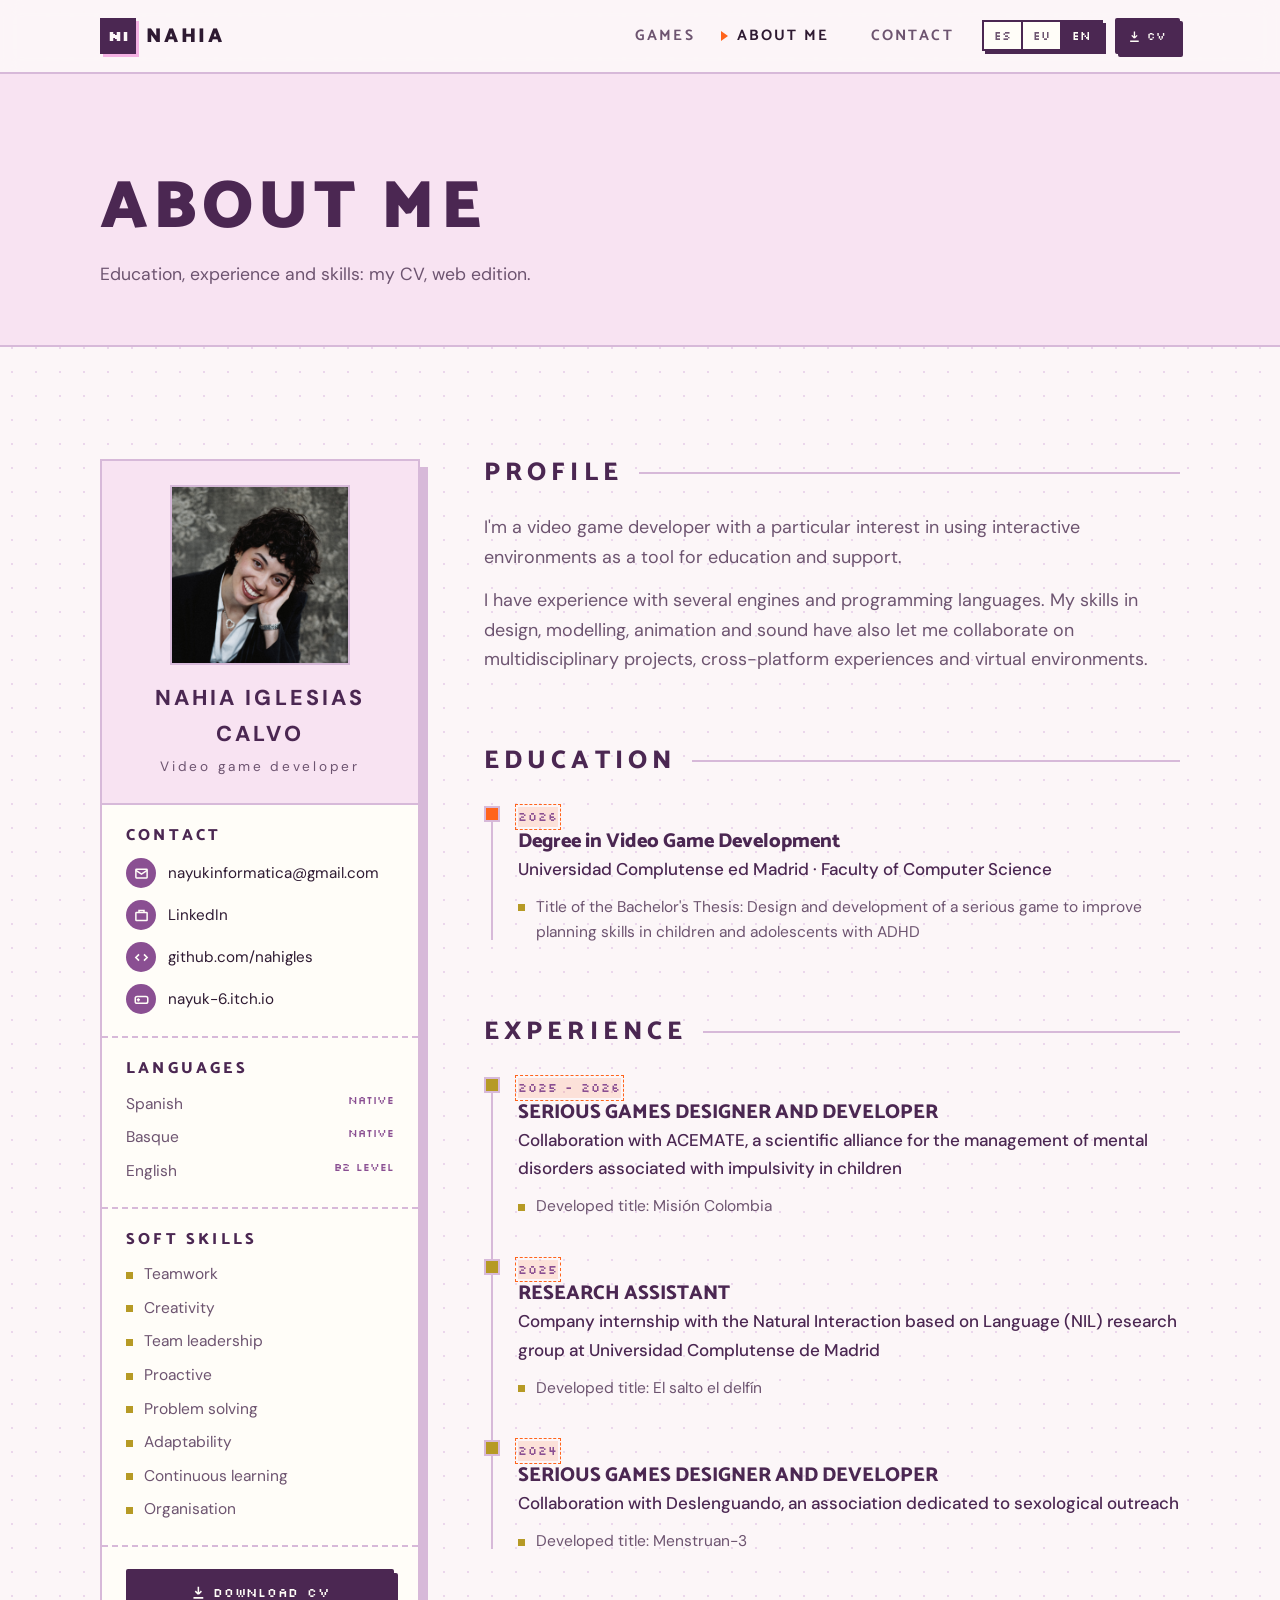
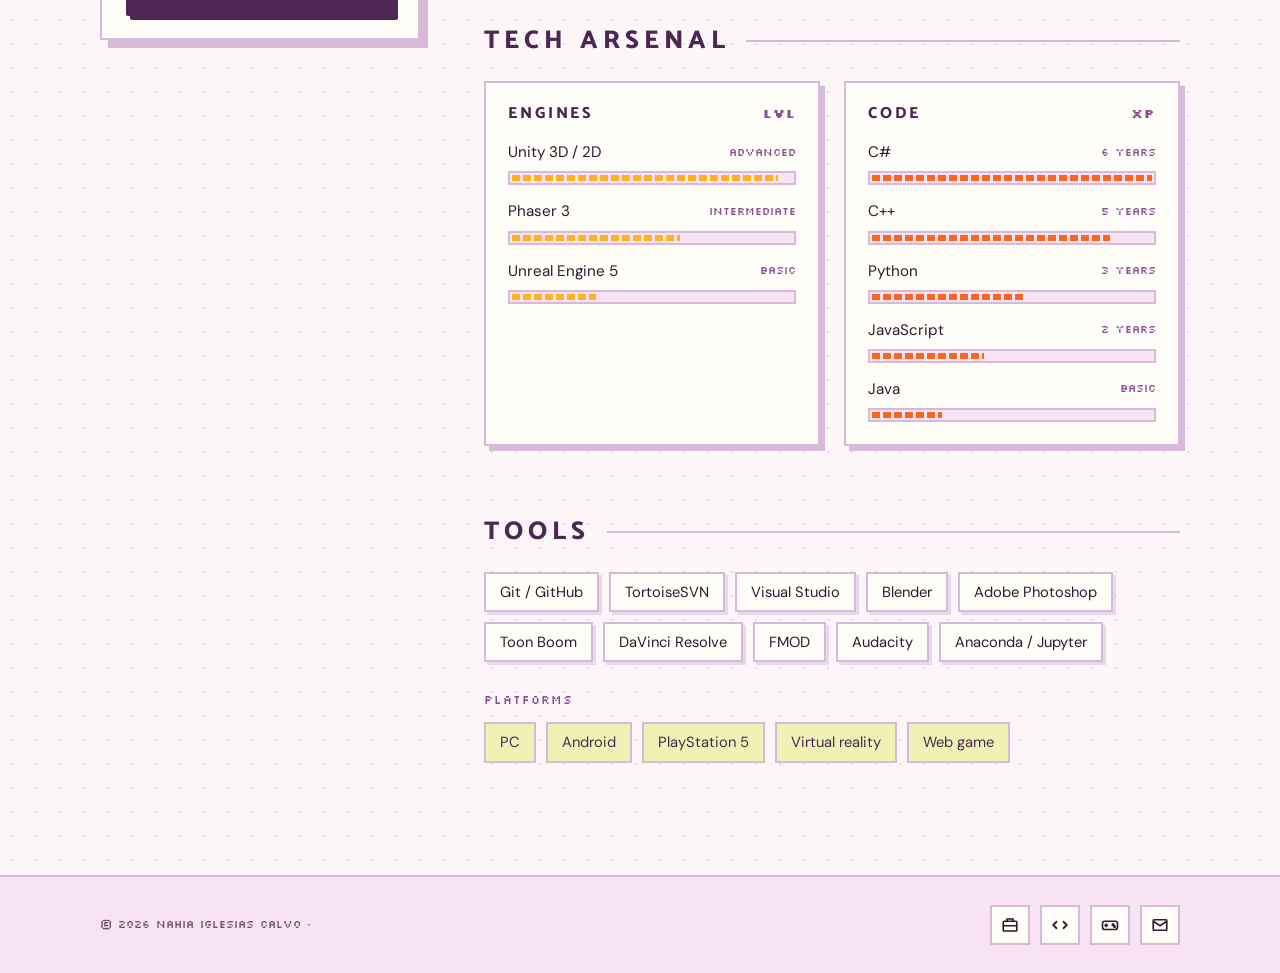
<file: about.html>
<!DOCTYPE html>
<html lang="es">
<head>
  <meta charset="UTF-8">
  <meta name="viewport" content="width=device-width, initial-scale=1.0">
  <title>Sobre mí | Nahia Iglesias Calvo</title>
  <meta name="description" content="CV de Nahia Iglesias Calvo, desarrolladora de videojuegos: formación, experiencia y habilidades.">
  <link rel="stylesheet" href="css/styles.css">
</head>
<body data-page="about">
  <a class="skip-link" href="#main" data-i18n="skip">Saltar al contenido</a>

  <!-- ===== CABECERA ===== -->
  <header class="site-header">
    <div class="container nav">
      <a href="index.html" class="logo" aria-label="Inicio">
        <span class="logo__mark">NI</span>
        <span>Nahia</span>
      </a>
      <button class="nav__toggle" aria-expanded="false" aria-controls="menu" data-i18n-attr="aria-label:nav.menu" aria-label="Abrir menú"><span></span></button>
      <div class="nav__menu" id="menu">
        <nav class="nav__links" aria-label="Principal">
          <a href="index.html" data-i18n="nav.games">Juegos</a>
          <a href="about.html" aria-current="page" data-i18n="nav.about">Sobre mí</a>
          <a href="contact.html" data-i18n="nav.contact">Contacto</a>
        </nav>
        <div class="nav__actions">
          <div class="lang-switch" role="group" aria-label="Idioma / Hizkuntza / Language">
            <button type="button" data-lang="es" aria-pressed="true" title="Castellano">ES</button>
            <button type="button" data-lang="eu" aria-pressed="false" title="Euskara">EU</button>
            <button type="button" data-lang="en" aria-pressed="false" title="English">EN</button>
          </div>
          <a class="btn btn--primary btn--sm" href="cv/Nahia_Iglesias_CV.pdf" data-cv download type="application/pdf">
            <svg viewBox="0 0 24 24" fill="none" stroke="currentColor" stroke-width="2.5" aria-hidden="true"><path d="M12 3v12m0 0l-5-5m5 5l5-5M4 21h16"/></svg>
            <span data-i18n="btn.cv">CV</span>
          </a>
        </div>
      </div>
    </div>
  </header>

  <main id="main">
    <section class="page-hero">
      <div class="container">
        <h1 data-i18n="about.title">Sobre mí</h1>
        <p data-i18n="about.intro">Formación, experiencia y habilidades: mi CV en versión web.</p>
      </div>
    </section>

    <section class="section">
      <div class="container cv">

        <!-- ===== COLUMNA LATERAL (como en el CV) ===== -->
        <aside class="cv__aside reveal">
          <div class="cv__aside-head">
            <div class="player-card__photo">
              <img src="images/nahia.jpg" alt="Nahia Iglesias Calvo" onerror="this.remove()">
              <span class="player-card__initials" aria-hidden="true">NI</span>
            </div>
            <p class="player-card__name">Nahia Iglesias Calvo</p>
            <p class="player-card__class" data-i18n="hero.role">Desarrolladora de videojuegos</p>
          </div>

          <div class="cv__block">
            <h2 data-i18n="about.contact">Contacto</h2>
            <ul class="contact-list">
              <li>
                <span class="icon-circle"><svg viewBox="0 0 24 24" fill="none" stroke="currentColor" stroke-width="2.4"><rect x="3" y="5" width="18" height="14" rx="1"/><path d="M3 7l9 6 9-6"/></svg></span>
                <a href="mailto:nayukinformatica@gmail.com">nayukinformatica@gmail.com</a>
              </li>
              <li>
                <span class="icon-circle"><svg viewBox="0 0 24 24" fill="none" stroke="currentColor" stroke-width="2.4"><rect x="3" y="7" width="18" height="13" rx="1"/><path d="M8 7V4h8v3"/></svg></span>
                <a href="https://www.linkedin.com/in/nahia-iglesias-calvo-a721733b9/" target="_blank" rel="noopener">LinkedIn</a>
              </li>
              <li>
                <span class="icon-circle"><svg viewBox="0 0 24 24" fill="none" stroke="currentColor" stroke-width="2.6"><path d="M8 7l-5 5 5 5M16 7l5 5-5 5"/></svg></span>
                <a href="https://github.com/nahigles" target="_blank" rel="noopener">github.com/nahigles</a>
              </li>
              <li>
                <span class="icon-circle"><svg viewBox="0 0 24 24" fill="none" stroke="currentColor" stroke-width="2.4"><rect x="2" y="7" width="20" height="11" rx="3"/><path d="M7 10v5M4.5 12.5h5"/></svg></span>
                <a href="https://nayuk-6.itch.io" target="_blank" rel="noopener">nayuk-6.itch.io</a>
              </li>
            </ul>
          </div>

          <div class="cv__block">
            <h2 data-i18n="about.languages">Idiomas</h2>
            <!-- TODO: revisa los niveles -->
            <ul class="bullet-list lang-list">
              <li><span data-i18n="lang.es">Castellano</span> <span class="level" data-i18n="lvl.native">Nativo</span></li>
              <li><span data-i18n="lang.eu">Euskara</span> <span class="level" data-i18n="lvl.native">Nativo</span></li>
              <li><span data-i18n="lang.en">Inglés</span> <span class="level" data-i18n="lvl.B2">Nivel B2</span></li>
            </ul>
          </div>

          <div class="cv__block">
            <h2 data-i18n="about.soft">Habilidades</h2>
            <ul class="bullet-list">
              <li data-i18n="soft.team">Trabajo en equipo</li>
              <li data-i18n="soft.creative">Creatividad</li>
              <li data-i18n="soft.lead">Liderazgo de equipo</li>
              <li data-i18n="soft.proactive">Proactividad</li>
              <li data-i18n="soft.problem">Resolución de problemas</li>
              <li data-i18n="soft.adapt">Adaptabilidad</li>
              <li data-i18n="soft.learn">Aprendizaje continuo</li>
              <li data-i18n="soft.org">Organización</li>
            </ul>
          </div>

          <div class="cv__block">
            <a class="btn btn--primary" style="width:100%" href="cv/Nahia_Iglesias_CV.pdf" data-cv download type="application/pdf">
              <svg viewBox="0 0 24 24" fill="none" stroke="currentColor" stroke-width="2.5" aria-hidden="true"><path d="M12 3v12m0 0l-5-5m5 5l5-5M4 21h16"/></svg>
              <span data-i18n="btn.downloadCv">Descargar CV</span>
            </a>
          </div>
        </aside>

        <!-- ===== COLUMNA PRINCIPAL ===== -->
        <div class="cv__main">

          <section class="cv__section reveal">
            <h2 class="section-title" data-i18n="about.profile">Perfil</h2>
            <p class="cv__lead" data-i18n="about.p1">Desarrolladora de videojuegos enfocada en el uso de estos entornos interactivos como herramienta educativa y de apoyo. 
</p>
            <p class="cv__lead" data-i18n="about.p2">Tengo experiencia en tecnologías para el desarrollo de videojuegos y en diversos lenguajes de programación. Además, mis competencias en diseño, modelado, animación y sonido me han permitido colaborar en proyectos multidisciplinares, experiencias multiplataformas y entornos virtuales.</p>
          </section>

          <section class="cv__section reveal">
            <h2 class="section-title" data-i18n="about.education">Formación</h2>
            <div class="timeline">
              <!-- TODO: revisa centro y fechas -->
              <article class="timeline__item is-current">
                <span class="timeline__date pixel-label todo">2026</span>
                <h3 class="timeline__title" data-i18n="edu.degree">Grado en Desarrollo de Videojuegos</h3>
                <p class="timeline__place" data-i18n="edu.uni">Universidad Complutense de Madrid · Facultad de Informática</p>
                <ul class="bullet-list">
                  <li data-i18n="edu.tfg">Título del Trabajo de Fin de Grado: Diseño y desarrollo de juego serio para mejorar la capacidad de planificación en niños y adolescentes con TDAH</li>
                </ul>
              </article>
            </div>
          </section>

          <section class="cv__section reveal">
            <h2 class="section-title" data-i18n="about.experience">Experiencia</h2>
            <div class="timeline">
              <!-- TODO: sustituye por tu experiencia real (prácticas, proyectos de equipo, voluntariado...).
                   Copia este bloque <article> tantas veces como necesites. -->
              <article class="timeline__item">
                <span class="timeline__date pixel-label todo">2025 - 2026</span>
                <h3 class="timeline__title" data-i18n="exp.teamTitle">DISEÑADORA Y DESARROLLADORA DE JUEGOS SERIOS</h3>
                <p class="timeline__place" data-i18n="exp.teamPlace">Colaboración con ACEMATE, alianza científica para el manejo de trastornos mentales asociados a la impulsividad en niños</p>
                <ul class="bullet-list">
                  <li data-i18n="exp.team1">Título desarrollado: Misión Colombia</li>
                </ul>
              </article>
              <article class="timeline__item">
                <span class="timeline__date pixel-label todo">2025</span>
                <h3 class="timeline__title" data-i18n="exp.teamTitle1">AYUDANTE DE INVESTIGACIÓN</h3>
                <p class="timeline__place" data-i18n="exp.teamPlace1">Prácticas en empresa con el grupo de investigación Natural Interaction based on Language (NIL) de la Universidad Complutense de Madrid</p>
                <ul class="bullet-list">
                  <li data-i18n="exp.team2">Título desarrollado: El salto del delfín</li>
                </ul>
              </article>
              <article class="timeline__item">
                <span class="timeline__date pixel-label todo">2024</span>
                <h3 class="timeline__title" data-i18n="exp.teamTitle">DISEÑADORA Y DESARROLLADORA DE JUEGOS SERIOS</h3>
                <p class="timeline__place" data-i18n="exp.teamPlace2">Colaboración con Deslenguando, asociación dedicada a la divulgación sexológica</p>
                <ul class="bullet-list">
                  <li data-i18n="exp.team3">Título desarrollado: Menstruan-3</li>
                </ul>
              </article>
            </div>
          </section>

          <section class="cv__section reveal">
            <h2 class="section-title" data-i18n="about.tech">Arsenal técnico</h2>
            <div class="skills-grid">
              <div class="skill-panel">
                <h3><span data-i18n="skills.engines">Motores</span> <span class="pixel-label">LVL</span></h3>
                <div class="xp-list">
                  <div><div class="xp__row"><span>Unity 3D / 2D</span><span data-i18n="lvl.adv">Avanzado</span></div><div class="xp__bar"><div class="xp__fill" style="--lvl:95%"></div></div></div>
                  <div><div class="xp__row"><span>Phaser 3</span><span data-i18n="lvl.mid">Intermedio</span></div><div class="xp__bar"><div class="xp__fill" style="--lvl:60%"></div></div></div>
                  <div><div class="xp__row"><span>Unreal Engine 5</span><span data-i18n="lvl.basic">Básico</span></div><div class="xp__bar"><div class="xp__fill" style="--lvl:30%"></div></div></div>
                </div>
              </div>
              <div class="skill-panel skill-panel--code">
                <h3><span data-i18n="skills.code">Código</span> <span class="pixel-label">XP</span></h3>
                <div class="xp-list">
                  <div><div class="xp__row"><span>C#</span><span data-i18n="yrs.6">6 años</span></div><div class="xp__bar"><div class="xp__fill" style="--lvl:100%"></div></div></div>
                  <div><div class="xp__row"><span>C++</span><span data-i18n="yrs.5">5 años</span></div><div class="xp__bar"><div class="xp__fill" style="--lvl:85%"></div></div></div>
                  <div><div class="xp__row"><span>Python</span><span data-i18n="yrs.3">3 años</span></div><div class="xp__bar"><div class="xp__fill" style="--lvl:55%"></div></div></div>
                  <div><div class="xp__row"><span>JavaScript</span><span data-i18n="yrs.2">2 años</span></div><div class="xp__bar"><div class="xp__fill" style="--lvl:40%"></div></div></div>
                  <div><div class="xp__row"><span>Java</span><span data-i18n="lvl.basic">Básico</span></div><div class="xp__bar"><div class="xp__fill" style="--lvl:25%"></div></div></div>
                </div>
              </div>
            </div>
          </section>

          <section class="cv__section reveal">
            <h2 class="section-title" data-i18n="about.tools">Herramientas</h2>
            <div class="chip-cloud">
              <span class="chip">Git / GitHub</span>
              <span class="chip">TortoiseSVN</span>
              <span class="chip">Visual Studio</span>
              <span class="chip">Blender</span>
              <span class="chip">Adobe Photoshop</span>
              <span class="chip">Toon Boom</span>
              <span class="chip">DaVinci Resolve</span>
              <span class="chip">FMOD</span>
              <span class="chip">Audacity</span>
              <span class="chip">Anaconda / Jupyter</span>
            </div>
            <p class="pixel-label" style="margin:28px 0 12px" data-i18n="about.platforms">Plataformas</p>
            <div class="chip-cloud">
              <span class="chip chip--soft">PC</span>
              <span class="chip chip--soft">Android</span>
              <span class="chip chip--soft">PlayStation 5</span>
              <span class="chip chip--soft" data-i18n="tag.vr">Realidad virtual</span>
              <span class="chip chip--soft" data-i18n="tag.web">Juego web</span>
            </div>
          </section>

        </div>
      </div>
    </section>
  </main>

  <!-- ===== FOOTER ===== -->
  <footer class="site-footer">
    <div class="container footer__inner">
      <p>© <span data-year>2026</span> Nahia Iglesias Calvo · <span></span></p>
      <div class="footer__social">
        <a href="https://www.linkedin.com/in/nahia-iglesias-calvo-a721733b9/" target="_blank" rel="noopener" aria-label="LinkedIn" title="LinkedIn"><svg viewBox="0 0 24 24" fill="none" stroke="currentColor" stroke-width="2.2"><rect x="3" y="7" width="18" height="13" rx="1"/><path d="M8 7V4h8v3M3 13h18"/></svg></a>
        <a href="https://github.com/nahigles" target="_blank" rel="noopener" aria-label="GitHub" title="GitHub"><svg viewBox="0 0 24 24" fill="none" stroke="currentColor" stroke-width="2.4"><path d="M8 7l-5 5 5 5M16 7l5 5-5 5"/></svg></a>
        <a href="https://nayuk-6.itch.io" target="_blank" rel="noopener" aria-label="itch.io" title="itch.io"><svg viewBox="0 0 24 24" fill="none" stroke="currentColor" stroke-width="2.2"><rect x="2" y="7" width="20" height="11" rx="3"/><path d="M7 10v5M4.5 12.5h5"/><circle cx="16" cy="11.5" r="1" fill="currentColor"/><circle cx="18" cy="14" r="1" fill="currentColor"/></svg></a>
        <a href="mailto:nayukinformatica@gmail.com" aria-label="Email" title="Email"><svg viewBox="0 0 24 24" fill="none" stroke="currentColor" stroke-width="2.2"><rect x="3" y="5" width="18" height="14" rx="1"/><path d="M3 7l9 6 9-6"/></svg></a>
      </div>
    </div>
  </footer>

  <script src="js/i18n.js"></script>
  <script src="js/main.js"></script>
</body>
</html>
</file>
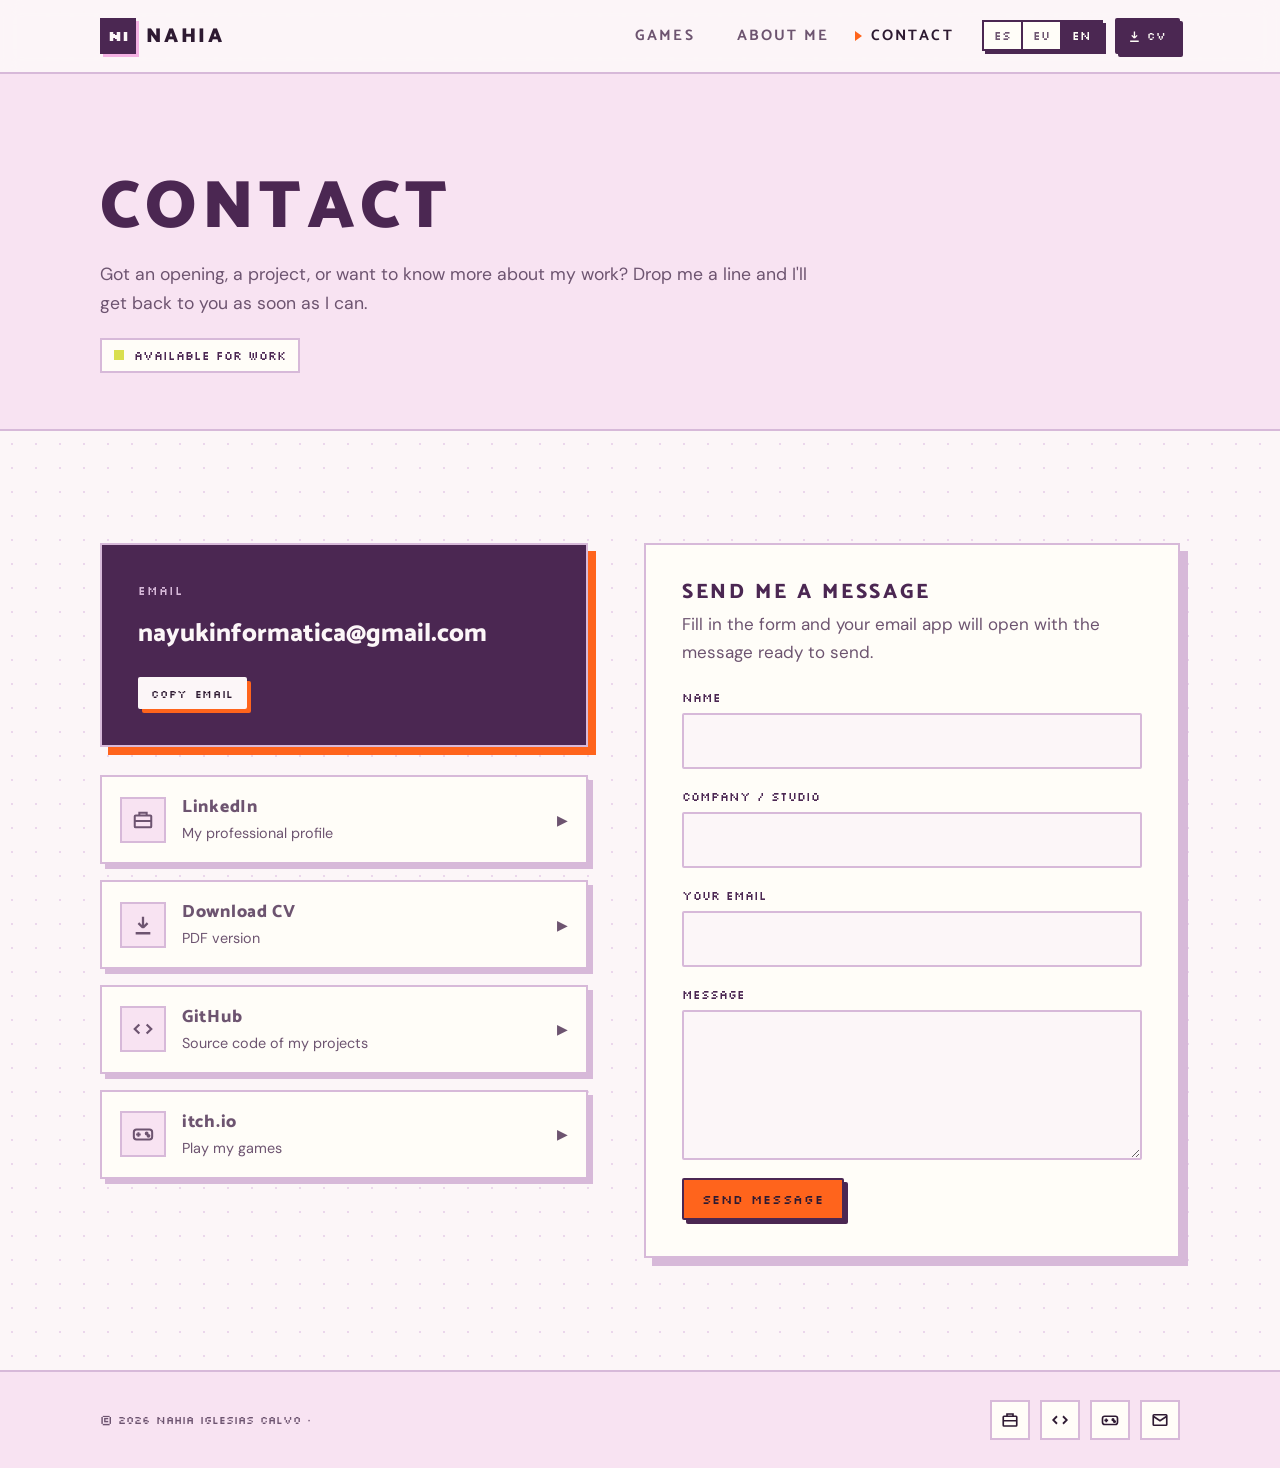
<file: contact.html>
<!DOCTYPE html>
<html lang="es">
<head>
  <meta charset="UTF-8">
  <meta name="viewport" content="width=device-width, initial-scale=1.0">
  <title>Contacto | Nahia Iglesias Calvo</title>
  <meta name="description" content="Contacta con Nahia Iglesias Calvo, desarrolladora de videojuegos.">
  <link rel="stylesheet" href="css/styles.css">
</head>
<body data-page="contact">
  <a class="skip-link" href="#main" data-i18n="skip">Saltar al contenido</a>

  <!-- ===== CABECERA ===== -->
  <header class="site-header">
    <div class="container nav">
      <a href="index.html" class="logo" aria-label="Inicio">
        <span class="logo__mark">NI</span>
        <span>Nahia</span>
      </a>
      <button class="nav__toggle" aria-expanded="false" aria-controls="menu" data-i18n-attr="aria-label:nav.menu" aria-label="Abrir menú"><span></span></button>
      <div class="nav__menu" id="menu">
        <nav class="nav__links" aria-label="Principal">
          <a href="index.html" data-i18n="nav.games">Juegos</a>
          <a href="about.html" data-i18n="nav.about">Sobre mí</a>
          <a href="contact.html" aria-current="page" data-i18n="nav.contact">Contacto</a>
        </nav>
        <div class="nav__actions">
          <div class="lang-switch" role="group" aria-label="Idioma / Hizkuntza / Language">
            <button type="button" data-lang="es" aria-pressed="true" title="Castellano">ES</button>
            <button type="button" data-lang="eu" aria-pressed="false" title="Euskara">EU</button>
            <button type="button" data-lang="en" aria-pressed="false" title="English">EN</button>
          </div>
          <a class="btn btn--primary btn--sm" href="cv/Nahia_Iglesias_CV.pdf" data-cv download type="application/pdf">
            <svg viewBox="0 0 24 24" fill="none" stroke="currentColor" stroke-width="2.5" aria-hidden="true"><path d="M12 3v12m0 0l-5-5m5 5l5-5M4 21h16"/></svg>
            <span data-i18n="btn.cv">CV</span>
          </a>
        </div>
      </div>
    </div>
  </header>

  <main id="main">
    <section class="page-hero">
      <div class="container">
        <h1 data-i18n="contact.title">Contacto</h1>
        <p data-i18n="contact.intro">¿Tienes una vacante, un proyecto o quieres saber más sobre mi trabajo? Escríbeme y te respondo lo antes posible.</p>
        <span class="availability"><i aria-hidden="true"></i><span data-i18n="contact.available">Disponible para trabajar</span></span>
      </div>
    </section>

    <section class="section">
      <div class="container contact-grid">

        <div class="reveal">
          <div class="mail-card">
            <p class="pixel-label" data-i18n="contact.mailLabel">Correo electrónico</p>
            <a class="mail" href="mailto:nayukinformatica@gmail.com">nayukinformatica@gmail.com</a>
            <button class="btn btn--sm" type="button" data-copy="nayukinformatica@gmail.com">
              <span data-i18n="contact.copy">Copiar correo</span>
            </button>
          </div>

          <div class="link-cards">
            <a class="link-card" href="https://www.linkedin.com/in/nahia-iglesias-calvo-a721733b9/" target="_blank" rel="noopener">
              <span class="link-card__icon"><svg viewBox="0 0 24 24" fill="none" stroke="currentColor" stroke-width="2.2"><rect x="3" y="7" width="18" height="13" rx="1"/><path d="M8 7V4h8v3M3 13h18"/></svg></span>
              <span><strong>LinkedIn</strong><span data-i18n="contact.linkedin">Mi perfil profesional</span></span>
              <span class="link-card__arrow" aria-hidden="true">▶</span>
            </a>
            <a class="link-card" href="cv/Nahia_Iglesias_CV.pdf" data-cv download type="application/pdf">
              <span class="link-card__icon"><svg viewBox="0 0 24 24" fill="none" stroke="currentColor" stroke-width="2.5"><path d="M12 3v12m0 0l-5-5m5 5l5-5M4 21h16"/></svg></span>
              <span><strong data-i18n="btn.downloadCv">Descargar CV</strong><span data-i18n="contact.cvPdf">Versión en PDF</span></span>
              <span class="link-card__arrow" aria-hidden="true">▶</span>
            </a>
            <a class="link-card" href="https://github.com/nahigles" target="_blank" rel="noopener">
              <span class="link-card__icon"><svg viewBox="0 0 24 24" fill="none" stroke="currentColor" stroke-width="2.4"><path d="M8 7l-5 5 5 5M16 7l5 5-5 5"/></svg></span>
              <span><strong>GitHub</strong><span data-i18n="contact.github">Código de mis proyectos</span></span>
              <span class="link-card__arrow" aria-hidden="true">▶</span>
            </a>
            <a class="link-card" href="https://nayuk-6.itch.io" target="_blank" rel="noopener">
              <span class="link-card__icon"><svg viewBox="0 0 24 24" fill="none" stroke="currentColor" stroke-width="2.2"><rect x="2" y="7" width="20" height="11" rx="3"/><path d="M7 10v5M4.5 12.5h5"/><circle cx="16" cy="11.5" r="1" fill="currentColor"/><circle cx="18" cy="14" r="1" fill="currentColor"/></svg></span>
              <span><strong>itch.io</strong><span data-i18n="contact.itch">Juega a mis juegos</span></span>
              <span class="link-card__arrow" aria-hidden="true">▶</span>
            </a>
          </div>
        </div>

        <!-- El formulario abre el programa de correo del visitante con el mensaje ya escrito.
             Si más adelante quieres que llegue directamente, puedes usar un servicio como Formspree. -->
        <form class="form-card reveal" id="contact-form" data-mail="nayukinformatica@gmail.com">
          <h2 data-i18n="form.title">Envíame un mensaje</h2>
          <p data-i18n="form.sub">Rellena el formulario y se abrirá tu correo con el mensaje listo para enviar.</p>
          <div class="field">
            <label for="f-name" data-i18n="form.name">Nombre</label>
            <input id="f-name" name="name" type="text" autocomplete="name" required>
          </div>
          <div class="field">
            <label for="f-company" data-i18n="form.company">Empresa / estudio</label>
            <input id="f-company" name="company" type="text" autocomplete="organization">
          </div>
          <div class="field">
            <label for="f-email" data-i18n="form.email">Tu correo</label>
            <input id="f-email" name="email" type="email" autocomplete="email" required>
          </div>
          <div class="field">
            <label for="f-msg" data-i18n="form.message">Mensaje</label>
            <textarea id="f-msg" name="message" required></textarea>
          </div>
          <button class="btn btn--accent" type="submit" data-i18n="form.send">Enviar mensaje</button>
        </form>

      </div>
    </section>
  </main>

  <!-- ===== FOOTER ===== -->
  <footer class="site-footer">
    <div class="container footer__inner">
      <p>© <span data-year>2026</span> Nahia Iglesias Calvo ·</p>
      <div class="footer__social">
        <a href="https://www.linkedin.com/in/nahia-iglesias-calvo-a721733b9/" target="_blank" rel="noopener" aria-label="LinkedIn" title="LinkedIn"><svg viewBox="0 0 24 24" fill="none" stroke="currentColor" stroke-width="2.2"><rect x="3" y="7" width="18" height="13" rx="1"/><path d="M8 7V4h8v3M3 13h18"/></svg></a>
        <a href="https://github.com/nahigles" target="_blank" rel="noopener" aria-label="GitHub" title="GitHub"><svg viewBox="0 0 24 24" fill="none" stroke="currentColor" stroke-width="2.4"><path d="M8 7l-5 5 5 5M16 7l5 5-5 5"/></svg></a>
        <a href="https://nayuk-6.itch.io" target="_blank" rel="noopener" aria-label="itch.io" title="itch.io"><svg viewBox="0 0 24 24" fill="none" stroke="currentColor" stroke-width="2.2"><rect x="2" y="7" width="20" height="11" rx="3"/><path d="M7 10v5M4.5 12.5h5"/><circle cx="16" cy="11.5" r="1" fill="currentColor"/><circle cx="18" cy="14" r="1" fill="currentColor"/></svg></a>
        <a href="mailto:nayukinformatica@gmail.com" aria-label="Email" title="Email"><svg viewBox="0 0 24 24" fill="none" stroke="currentColor" stroke-width="2.2"><rect x="3" y="5" width="18" height="14" rx="1"/><path d="M3 7l9 6 9-6"/></svg></a>
      </div>
    </div>
  </footer>

  <script src="js/i18n.js"></script>
  <script src="js/main.js"></script>
</body>
</html>
</file>
<file: css/styles.css>
/* =========================================================
   NAHIA IGLESIAS CALVO — PORTFOLIO
   Estilo: paleta y tipografías del CV (beige / topo,
   Catamaran + DM Sans) con detalles de videojuego
   (bordes pixelados, barras de XP, HUD, fuente pixel).
   ========================================================= */

@import url('https://fonts.googleapis.com/css2?family=Catamaran:wght@500;700;800;900&family=DM+Sans:ital,opsz,wght@0,9..40,400;0,9..40,500;0,9..40,700;1,9..40,400&family=Silkscreen&display=swap');

/* ---------- 1. Variables ---------- */
/* Paleta "Arcade pop" (activa). Basada en: Plum Point #D7B9D9, Komolion #D9DF4F,
   Extreme Yellow #FFB323, Pink Quartz #F4B1E3, Burning Orange #FF641C, Sahara #B69A25.
   El ciruela oscuro de textos y contornos se deriva de Plum Point para que se lea bien. */
:root {
  --cream:      #FCF6F8;   /* fondo principal */
  --paper:      #FFFDF8;   /* fondo de tarjetas */
  --ink:        #2E1A32;   /* texto principal */
  --cocoa:      #4B2752;   /* títulos, botones, contornos, franja oscura */
  --muted:      #6D5470;   /* texto secundario */
  --line:       #D7B9D9;   /* bordes y sombras de tarjetas (Plum Point) */
  --sand:       #F8E3F2;   /* fondo de secciones (tinte de Pink Quartz) */
  --sand-2:     #EBD7EC;   /* rejilla de puntos y rayas de relleno */
  --tag:        #EFF2B4;   /* fondo de etiquetas (tinte de Komolion) */

  --label:      #8A4F92;   /* texto de etiquetas pixel y niveles */
  --mark:       #B69A25;   /* marcadores y viñetas (Sahara) */
  --pop:        #F4B1E3;   /* sombras de hover y logo (Pink Quartz) */
  --name-2:     #FF641C;   /* apellidos del hero (Burning Orange) */
  --xp:         #FFB323;   /* barras de motores (Extreme Yellow) */
  --xp-2:       #FF641C;   /* barras de código (Burning Orange) */
  --accent:     #FF641C;   /* insignias, cursor, esquinas HUD (Burning Orange) */
  --on-accent:  #2E1A32;   /* texto sobre el acento */
  --accent-2:   #D9DF4F;   /* estado "disponible" (Komolion) */

/* Tipografía */
  --font-display: 'Catamaran', system-ui, sans-serif;
  --font-body:    'DM Sans', system-ui, sans-serif;
  --font-pixel:   'Silkscreen', ui-monospace, monospace;

  /* Medidas */
  --max:   1160px;
  --gutter: clamp(16px, 4vw, 40px);
  --px:    4px;              /* tamaño del "píxel" */
  --radius: 2px;

  --shadow-px: var(--px) var(--px) 0 var(--cocoa);
}

/* Paleta anterior "Cozy" (beige / topo). Para recuperarla, añade
   data-palette="cozy" a la etiqueta <html> de cada página. */
html[data-palette="cozy"] {
  --cream: #F8F1E9;  --paper: #FFF9F1;  --ink: #49372F;   --cocoa: #68433E;
  --muted: #80685D;  --line: #D8C3B5;   --sand: #F0E5E7;  --sand-2: #E6D5CF;
  --tag: #EEE0E9;    --label: #A2867B;  --mark: #A2867B;  --pop: #D8C3B5;
  --name-2: #A2867B; --xp: #A2867B;     --xp-2: #A4645B;  --accent: #A4645B;
  --on-accent: #FFF9F1; --accent-2: #7E9C8A;
}

/* ---------- 2. Base ---------- */
*, *::before, *::after { box-sizing: border-box; }

html { scroll-behavior: smooth; }

body {
  margin: 0;
  font-family: var(--font-body);
  font-size: 1.0625rem;
  line-height: 1.65;
  color: var(--ink);
  background-color: var(--cream);
  /* rejilla de puntos tipo "tile map" */
  background-image: radial-gradient(var(--sand-2) 1px, transparent 1px);
  background-size: 24px 24px;
  -webkit-font-smoothing: antialiased;
}

img { max-width: 100%; display: block; }
a { color: inherit; text-decoration: none; }
ul { margin: 0; padding: 0; list-style: none; }
h1, h2, h3, h4 { font-family: var(--font-display); margin: 0; line-height: 1.1; color: var(--cocoa); }
p { margin: 0; }

::selection { background: var(--accent); color: var(--on-accent); }

:focus-visible {
  outline: 3px dashed var(--accent);
  outline-offset: 3px;
}

.container {
  width: 100%;
  max-width: var(--max);
  margin-inline: auto;
  padding-inline: var(--gutter);
}

.skip-link {
  position: absolute; left: -999px; top: 8px;
  background: var(--cocoa); color: var(--paper);
  padding: 8px 14px; z-index: 100;
}
.skip-link:focus { left: 8px; }

/* Etiqueta pixel reutilizable */
.pixel-label {
  font-family: var(--font-pixel);
  font-size: .75rem;
  letter-spacing: .08em;
  text-transform: uppercase;
  color: var(--label);
}

/* Marca los datos que faltan por rellenar. Borra la clase "todo" cuando los completes */
.todo {
  background: color-mix(in srgb, var(--accent) 14%, transparent);
  outline: 1px dashed var(--accent);
  outline-offset: 2px;
}

/* ---------- 3. Botones (estilo pixel) ---------- */
.btn {
  --btn-bg: var(--paper);
  --btn-fg: var(--ink);
  display: inline-flex;
  align-items: center;
  justify-content: center;
  gap: .6em;
  padding: .85em 1.4em;
  font-family: var(--font-pixel);
  font-size: .8rem;
  letter-spacing: .06em;
  text-transform: uppercase;
  color: var(--btn-fg);
  background: var(--btn-bg);
  border: 2px solid var(--cocoa);
  border-radius: var(--radius);
  box-shadow: var(--shadow-px);
  cursor: pointer;
  transition: transform .12s steps(2), box-shadow .12s steps(2), background-color .2s;
  white-space: nowrap;
}
.btn:hover { transform: translate(-2px, -2px); box-shadow: 6px 6px 0 var(--cocoa); }
.btn:active { transform: translate(var(--px), var(--px)); box-shadow: 0 0 0 var(--cocoa); }
.btn svg { width: 1.15em; height: 1.15em; flex: none; }

.btn--primary { --btn-bg: var(--cocoa); --btn-fg: var(--paper); }
.btn--primary:hover { --btn-bg: var(--ink); }
.btn--accent  { --btn-bg: var(--accent); --btn-fg: var(--on-accent); }
.btn--ghost   { --btn-bg: transparent; }
.btn--sm { padding: .6em 1em; font-size: .7rem; box-shadow: 3px 3px 0 var(--cocoa); }
.btn--sm:hover { box-shadow: 4px 4px 0 var(--cocoa); }

/* ---------- 4. Cabecera / navegación ---------- */
.site-header {
  position: sticky; top: env(safe-area-inset-top, 0px); z-index: 50;
  background: color-mix(in srgb, var(--cream) 90%, transparent);
  backdrop-filter: blur(10px);
  -webkit-backdrop-filter: blur(10px);
  border-bottom: 2px solid var(--line);
}
.nav {
  display: flex;
  align-items: center;
  justify-content: space-between;
  gap: 20px;
  min-height: 72px;
}
.logo {
  display: inline-flex; align-items: center; gap: 10px;
  font-family: var(--font-display);
  font-weight: 900;
  font-size: 1.25rem;
  letter-spacing: .14em;
  text-transform: uppercase;
}
.logo__mark {
  display: grid; place-items: center;
  width: 36px; height: 36px;
  background: var(--cocoa); color: var(--cream);
  font-family: var(--font-pixel);
  font-size: .85rem; letter-spacing: 0;
  box-shadow: 3px 3px 0 var(--pop);
}

.nav__menu { display: flex; align-items: center; gap: 28px; }
.nav__links { display: flex; gap: 26px; }
.nav__links a {
  position: relative;
  font-family: var(--font-display);
  font-weight: 700;
  font-size: .95rem;
  letter-spacing: .14em;
  text-transform: uppercase;
  color: var(--muted);
  padding: 6px 0 6px 16px;
  transition: color .2s;
}
/* cursor de menú de juego "▶" */
.nav__links a::before {
  content: "";
  position: absolute; left: 0; top: 50%;
  border: 5px solid transparent;
  border-left: 7px solid var(--accent);
  transform: translateY(-50%) scale(0);
  transition: transform .15s steps(2);
}
.nav__links a:hover,
.nav__links a[aria-current="page"] { color: var(--ink); }
.nav__links a:hover::before,
.nav__links a[aria-current="page"]::before { transform: translateY(-50%) scale(1); }

.nav__actions { display: flex; align-items: center; gap: 12px; }

/* Selector de idioma */
.lang-switch {
  display: inline-flex;
  border: 2px solid var(--cocoa);
  background: var(--paper);
  box-shadow: 3px 3px 0 var(--cocoa);
}
.lang-switch button {
  font-family: var(--font-pixel);
  font-size: .72rem;
  padding: 6px 10px;
  border: 0;
  background: transparent;
  color: var(--muted);
  cursor: pointer;
}
.lang-switch button + button { border-left: 2px solid var(--cocoa); }
.lang-switch button:hover { color: var(--ink); background: var(--sand); }
.lang-switch button[aria-pressed="true"] { background: var(--cocoa); color: var(--paper); }

.nav__toggle {
  display: none;
  width: 44px; height: 44px;
  border: 2px solid var(--cocoa);
  background: var(--paper);
  box-shadow: 3px 3px 0 var(--cocoa);
  cursor: pointer;
  padding: 0;
}
.nav__toggle span,
.nav__toggle span::before,
.nav__toggle span::after {
  display: block; width: 20px; height: 3px; background: var(--cocoa);
  margin-inline: auto; position: relative; content: "";
}
.nav__toggle span::before { position: absolute; top: -7px; }
.nav__toggle span::after  { position: absolute; top: 7px; }

/* ---------- 5. Hero ---------- */
.hero {
  padding-block: clamp(56px, 10vw, 120px) clamp(48px, 8vw, 96px);
  border-bottom: 2px solid var(--line);
  background:
    linear-gradient(180deg, var(--cream) 0%, var(--sand) 100%);
}
.hero__grid {
  display: grid;
  grid-template-columns: 1.35fr 1fr;
  gap: clamp(32px, 6vw, 80px);
  align-items: center;
}
.hero__eyebrow {
  display: inline-flex; align-items: center; gap: 10px;
  margin-bottom: 22px;
}
.hero__eyebrow .dot {
  width: 10px; height: 10px; background: var(--accent-2);
  animation: blink 1.4s steps(2) infinite;
}
.hero__name {
  font-weight: 900;
  font-size: clamp(2.8rem, 7.5vw, 5.6rem);
  letter-spacing: .04em;
  text-transform: uppercase;
  line-height: .95;
  margin-bottom: 18px;
}
.hero__name span { display: block; color: var(--name-2); }
.hero__role {
  font-family: var(--font-pixel);
  font-size: clamp(1rem, 2.2vw, 1.35rem);
  color: var(--cocoa);
  margin-bottom: 24px;
}
.hero__role::after {
  content: "_";
  color: var(--accent);
  margin-left: 2px;
  animation: blink 1s steps(2) infinite;
}
.hero__desc {
  max-width: 56ch;
  color: var(--muted);
  font-size: 1.125rem;
  margin-bottom: 36px;
}
.hero__cta { display: flex; flex-wrap: wrap; gap: 16px; }

/* Tarjeta de personaje */
.player-card {
  position: relative;
  background: var(--paper);
  border: 2px solid var(--line);
  box-shadow: 10px 10px 0 var(--line);
  padding: 18px;
  max-width: 380px;
  justify-self: center;
  width: 100%;
}
.player-card__top {
  display: flex; justify-content: space-between; align-items: center;
  margin-bottom: 14px;
}
.hp { display: flex; gap: 4px; }
.hp i {
  width: 12px; height: 12px; background: var(--accent);
  clip-path: polygon(0 25%, 25% 0, 50% 25%, 75% 0, 100% 25%, 100% 50%, 50% 100%, 0 50%);
}
.player-card__photo {
  aspect-ratio: 1 / 1;
  background: var(--sand);
  border: 2px solid var(--line);
  display: grid; place-items: center;
  overflow: hidden;
  position: relative;
}
.player-card__photo img { position: absolute; inset: 0; width: 100%; height: 100%; object-fit: cover; z-index: 1; }
.player-card__initials {
  font-family: var(--font-pixel);
  font-size: 4.5rem;
  color: var(--label);
}
.player-card__body { padding-top: 16px; text-align: center; }
.player-card__name {
  font-weight: 800; font-size: 1.35rem;
  letter-spacing: .14em; text-transform: uppercase;
  color: var(--cocoa);
}
.player-card__class { margin-top: 4px; letter-spacing: .2em; font-size: .85rem; color: var(--muted); }
.player-card__stats {
  display: grid; grid-template-columns: repeat(3, 1fr);
  margin-top: 16px; border-top: 2px dashed var(--line); padding-top: 14px;
}
.player-card__stats strong {
  display: block; font-family: var(--font-display); font-weight: 900; font-size: 1.5rem;
}
.player-card__stats span { font-size: .72rem; color: var(--muted); text-transform: uppercase; letter-spacing: .08em; }

/* ---------- 6. Secciones / títulos ---------- */
.section { padding-block: clamp(64px, 9vw, 112px); }
.section--sand { background: var(--sand); border-block: 2px solid var(--line); }

.section-head { margin-bottom: clamp(32px, 5vw, 52px); }
.section-head--center { text-align: center; }
.section-title {
  display: flex; align-items: center; gap: 16px;
  font-weight: 800;
  font-size: clamp(1.5rem, 3.2vw, 2.1rem);
  letter-spacing: .2em;
  text-transform: uppercase;
  color: var(--cocoa);
}
.section-title::after {
  content: ""; flex: 1; height: 2px; background: var(--line);
}
.section-head--center .section-title { justify-content: center; }
.section-head--center .section-title::after { display: none; }
.section-sub { margin-top: 10px; color: var(--muted); max-width: 60ch; }
.section-head--center .section-sub { margin-inline: auto; }

/* ---------- 7. Proyecto destacado ---------- */
.featured {
  position: relative;
  max-width: 1040px;
  margin-inline: auto;
  background: var(--paper);
  border: 2px solid var(--line);
  box-shadow: 12px 12px 0 var(--line);
}
/* esquinas tipo HUD */
.featured::before, .featured::after {
  content: ""; position: absolute; width: 28px; height: 28px; pointer-events: none;
  border: 4px solid var(--accent);
}
.featured::before { top: -14px; left: -14px; border-right: 0; border-bottom: 0; }
.featured::after  { bottom: -14px; right: -14px; border-left: 0; border-top: 0; }

.featured__badge {
  position: absolute; top: 18px; left: 18px; z-index: 3;
  display: inline-flex; align-items: center; gap: 8px;
  background: var(--accent); color: var(--on-accent);
  font-family: var(--font-pixel); font-size: .72rem; text-transform: uppercase;
  padding: 6px 12px; border: 2px solid var(--line);
}
.featured__media {
  position: relative;
  aspect-ratio: 16 / 9;
  background: var(--sand-2);
  border-bottom: 2px solid var(--line);
  overflow: hidden;
}
.featured__media img,
.featured__media iframe {
  position: absolute; inset: 0; width: 100%; height: 100%; object-fit: cover; border: 0;
}
.play-btn {
  position: absolute; inset: 0; z-index: 2;
  display: grid; place-items: center;
  background: linear-gradient(180deg, transparent 40%, color-mix(in srgb, var(--ink) 45%, transparent) 100%);
  border: 0; cursor: pointer; width: 100%;
}
.play-btn__icon {
  display: inline-flex; align-items: center; gap: 12px;
  background: var(--paper); color: var(--ink);
  border: 2px solid var(--line); box-shadow: var(--shadow-px);
  font-family: var(--font-pixel); font-size: .85rem; text-transform: uppercase;
  padding: 14px 20px;
  transition: transform .12s steps(2);
}
.play-btn__icon::before {
  content: ""; border: 8px solid transparent; border-left: 13px solid var(--accent); border-right: 0;
}
.play-btn:hover .play-btn__icon { transform: scale(1.06); }

.featured__body {
  display: grid;
  grid-template-columns: 1.5fr 1fr;
  gap: clamp(24px, 4vw, 48px);
  padding: clamp(24px, 4vw, 44px);
}
.featured__title {
  font-weight: 900;
  font-size: clamp(2rem, 4.5vw, 3.2rem);
  letter-spacing: .04em;
  text-transform: uppercase;
  margin: 8px 0 16px;
}
.featured__desc { color: var(--muted); font-size: 1.1rem; }
.featured__side { display: flex; flex-direction: column; gap: 20px; justify-content: space-between; }
.stat-box {
  border: 2px solid var(--line);
  background: var(--sand);
  padding: 16px 18px;
}
.stat-box strong {
  display: block;
  font-family: var(--font-display); font-weight: 900;
  font-size: 2.6rem; line-height: 1; color: var(--accent);
}
.stat-box span { font-size: .92rem; color: var(--cocoa); }
.featured__actions { display: flex; flex-direction: column; gap: 14px; }

/* Tags */
.tags { display: flex; flex-wrap: wrap; gap: 8px; }
.tag {
  font-family: var(--font-pixel);
  font-size: .68rem;
  text-transform: uppercase;
  color: var(--cocoa);
  background: var(--tag);
  border: 1px solid var(--line);
  padding: 4px 9px;
}

/* ---------- 8. Cuadrícula de juegos ---------- */
/* flex centrado: si la última fila queda incompleta, se centra */
.games-grid {
  display: flex;
  flex-wrap: wrap;
  justify-content: center;
  gap: 32px;
}
.game-card {
  flex: 1 1 300px;
  max-width: calc((100% - 64px) / 3);
  display: flex; flex-direction: column;
  background: var(--paper);
  border: 2px solid var(--line);
  box-shadow: 6px 6px 0 var(--line);
  transition: transform .15s steps(3), box-shadow .15s steps(3);
}
.game-card:hover { transform: translate(-3px, -3px); box-shadow: 9px 9px 0 var(--pop); }
.game-card__media {
  position: relative;
  aspect-ratio: 16 / 10;
  overflow: hidden;
  background: var(--sand-2);
  border-bottom: 2px solid var(--line);
}
.game-card__media img {
  width: 100%; height: 100%; object-fit: cover;
  transition: transform .5s ease;
}
.game-card:hover .game-card__media img { transform: scale(1.05); }
/* Si falta la imagen se muestra un fondo con el título */
.game-card__media.is-empty,
.featured__media.is-empty {
  display: grid; place-items: center;
  background:
    repeating-linear-gradient(45deg, var(--sand) 0 12px, var(--sand-2) 12px 24px);
}
.game-card__media.is-empty::after,
.featured__media.is-empty::after {
  content: attr(data-title);
  font-family: var(--font-pixel);
  color: var(--cocoa);
  font-size: 1rem; text-align: center; padding: 16px;
}
.game-card__index {
  position: absolute; top: 12px; left: 12px; z-index: 2;
  font-family: var(--font-pixel); font-size: .7rem;
  background: var(--cocoa); color: var(--cream);
  padding: 4px 8px;
}
.game-card__body { padding: 22px 22px 8px; flex: 1; display: flex; flex-direction: column; gap: 12px; }
.game-card__title {
  font-weight: 800; font-size: 1.4rem; letter-spacing: .02em;
  transition: color .2s;
}
.game-card:hover .game-card__title { color: var(--accent); }
.game-card__desc { color: var(--muted); font-size: .98rem; }
.game-card__actions { display: flex; gap: 12px; padding: 18px 22px 22px; flex-wrap: wrap; }
.game-card__actions .btn { flex: 1; }

/* ---------- 9. Franja CTA ---------- */
.cta-band {
  text-align: center;
  background: var(--cocoa);
  color: var(--cream);
  border-block: 2px solid var(--line);
  padding-block: clamp(56px, 8vw, 96px);
  background-image: radial-gradient(rgba(255,255,255,.07) 1px, transparent 1px);
  background-size: 20px 20px;
}
.cta-band h2 {
  color: var(--cream);
  font-weight: 900;
  font-size: clamp(1.8rem, 4.2vw, 3rem);
  letter-spacing: .06em;
  text-transform: uppercase;
  margin: 12px 0 14px;
}
.cta-band p { color: var(--sand-2); max-width: 56ch; margin: 0 auto 32px; }
.cta-band .pixel-label { color: var(--line); }
.cta-band .btn { --btn-bg: var(--cream); box-shadow: var(--px) var(--px) 0 var(--accent); border-color: var(--cream); }
.cta-band .btn:hover { box-shadow: 6px 6px 0 var(--accent); }
.cta-band__actions { display: flex; flex-wrap: wrap; justify-content: center; gap: 16px; }

/* ---------- 10. Cabecera de página interior ---------- */
.page-hero {
  padding-block: clamp(48px, 8vw, 88px) clamp(32px, 5vw, 56px);
  background: var(--sand);
  border-bottom: 2px solid var(--line);
}
.page-hero h1 {
  font-weight: 900;
  font-size: clamp(2.4rem, 6vw, 4.2rem);
  letter-spacing: .08em;
  text-transform: uppercase;
  margin-top: 10px;
}
.page-hero p { margin-top: 14px; color: var(--muted); max-width: 60ch; font-size: 1.1rem; }

/* ---------- 11. About (CV en formato web) ---------- */
.cv {
  display: grid;
  grid-template-columns: 320px 1fr;
  gap: clamp(32px, 5vw, 64px);
  align-items: start;
}
.cv__aside {
  position: sticky; top: 100px;
  background: var(--paper);
  border: 2px solid var(--line);
  box-shadow: 8px 8px 0 var(--line);
}
.cv__aside-head { background: var(--sand); padding: 24px; text-align: center; border-bottom: 2px solid var(--line); }
.cv__aside-head .player-card__photo { max-width: 180px; margin: 0 auto 16px; }
.cv__aside-head .player-card__initials { font-size: 3rem; }
.cv__block { padding: 22px 24px; }
.cv__block + .cv__block { border-top: 2px dashed var(--line); }
.cv__block h2 {
  font-size: 1rem; font-weight: 800; letter-spacing: .2em; text-transform: uppercase;
  color: var(--cocoa); margin-bottom: 14px;
}
.contact-list { display: grid; gap: 12px; font-size: .95rem; }
.contact-list li { display: flex; align-items: center; gap: 12px; word-break: break-word; }
.contact-list a:hover { color: var(--accent); }
.icon-circle {
  flex: none; display: grid; place-items: center;
  width: 30px; height: 30px; border-radius: 50%;
  background: var(--label); color: var(--paper);
}
.icon-circle svg { width: 15px; height: 15px; }

.bullet-list { display: grid; gap: 8px; font-size: .97rem; color: var(--muted); }
.bullet-list li { position: relative; padding-left: 18px; }
.bullet-list li::before {
  content: ""; position: absolute; left: 0; top: .62em;
  width: 7px; height: 7px; background: var(--mark);
}
.lang-list li { display: flex; justify-content: space-between; gap: 12px; padding-left: 0; }
.lang-list li::before { display: none; }
.lang-list .level { font-family: var(--font-pixel); font-size: .68rem; color: var(--label); text-transform: uppercase; }

.cv__main { display: grid; gap: clamp(48px, 7vw, 72px); }
.cv__section .section-title { font-size: clamp(1.25rem, 2.4vw, 1.6rem); margin-bottom: 26px; }
.cv__lead { font-size: 1.12rem; color: var(--muted); }
.cv__lead + .cv__lead { margin-top: 14px; }

/* Línea temporal (marcadores cuadrados como en el CV) */
.timeline { position: relative; padding-left: 34px; }
.timeline::before {
  content: ""; position: absolute; left: 7px; top: 6px; bottom: 6px;
  width: 2px; background: var(--line);
}
.timeline__item { position: relative; }
.timeline__item + .timeline__item { margin-top: 34px; }
.timeline__item::before {
  content: ""; position: absolute; left: -34px; top: 5px;
  width: 16px; height: 16px; background: var(--mark); border: 2px solid var(--line);
}
.timeline__item.is-current::before { background: var(--accent); }
.timeline__date { display: inline-block; margin-bottom: 4px; }
.timeline__title { font-size: 1.25rem; font-weight: 800; }
.timeline__place { color: var(--cocoa); font-weight: 500; margin-top: 2px; }
.timeline__item .bullet-list { margin-top: 12px; }

/* Barras de XP */
.skills-grid {
  display: grid;
  grid-template-columns: repeat(auto-fit, minmax(min(100%, 260px), 1fr));
  gap: 24px;
}
.skill-panel {
  background: var(--paper);
  border: 2px solid var(--line);
  box-shadow: 5px 5px 0 var(--line);
  padding: 22px;
}
.skill-panel h3 {
  font-size: 1rem; font-weight: 800; letter-spacing: .18em; text-transform: uppercase;
  color: var(--cocoa); margin-bottom: 18px;
  display: flex; justify-content: space-between; align-items: center;
}
.xp-list { display: grid; gap: 14px; }
.xp__row { display: flex; justify-content: space-between; font-size: .95rem; margin-bottom: 6px; }
.xp__row span:last-child { font-family: var(--font-pixel); font-size: .68rem; color: var(--label); text-transform: uppercase; align-self: center; }
.xp__bar {
  height: 14px;
  border: 2px solid var(--line);
  background: var(--sand);
  padding: 2px;
}
.xp__fill {
  height: 100%;
  width: var(--lvl, 50%);
  /* bloques segmentados */
  background: repeating-linear-gradient(90deg, var(--xp) 0 8px, transparent 8px 11px);
  transform-origin: left;
  animation: fill 1.1s steps(12) both;
}
.skill-panel--code .xp__fill {
  background: repeating-linear-gradient(90deg, var(--xp-2) 0 8px, transparent 8px 11px);
}

.chip-cloud { display: flex; flex-wrap: wrap; gap: 10px; }
.chip {
  font-size: .92rem;
  padding: 6px 14px;
  background: var(--paper);
  border: 2px solid var(--line);
  box-shadow: 3px 3px 0 var(--sand-2);
}
.chip--soft { border-color: var(--line); box-shadow: none; background: var(--tag); color: var(--cocoa); }

/* ---------- 12. Contacto ---------- */
.contact-grid {
  display: grid;
  grid-template-columns: 1fr 1.1fr;
  gap: clamp(32px, 5vw, 56px);
  align-items: start;
}
.mail-card {
  background: var(--cocoa); color: var(--cream);
  border: 2px solid var(--line);
  box-shadow: 8px 8px 0 var(--accent);
  padding: clamp(24px, 4vw, 36px);
}
.mail-card .pixel-label { color: var(--line); }
.mail-card a.mail {
  display: block; margin: 12px 0 22px;
  font-family: var(--font-display); font-weight: 800;
  font-size: clamp(1.15rem, 2.6vw, 1.6rem);
  word-break: break-all;
}
.mail-card a.mail:hover { color: var(--sand-2); text-decoration: underline; }
.mail-card .btn { --btn-bg: var(--cream); border-color: var(--cream); box-shadow: 4px 4px 0 var(--accent); }

.link-cards { display: grid; gap: 16px; margin-top: 28px; }
.link-card {
  display: flex; align-items: center; gap: 16px;
  background: var(--paper);
  border: 2px solid var(--line);
  box-shadow: 5px 5px 0 var(--line);
  padding: 16px 18px;
  transition: transform .12s steps(2), box-shadow .12s steps(2);
}
.link-card:hover { transform: translate(-2px, -2px); box-shadow: 7px 7px 0 var(--line); }
.link-card__icon {
  flex: none; display: grid; place-items: center;
  width: 46px; height: 46px; background: var(--sand); border: 2px solid var(--line);
}
.link-card__icon svg { width: 22px; height: 22px; }
.link-card strong { display: block; font-family: var(--font-display); font-weight: 800; font-size: 1.1rem; letter-spacing: .04em; }
.link-card span { font-size: .9rem; color: var(--muted); }
.link-card__arrow { margin-left: auto; font-family: var(--font-pixel); color: var(--accent); }

.form-card {
  background: var(--paper);
  border: 2px solid var(--line);
  box-shadow: 8px 8px 0 var(--line);
  padding: clamp(24px, 4vw, 36px);
}
.form-card h2 { font-weight: 800; letter-spacing: .14em; text-transform: uppercase; color: var(--cocoa); font-size: 1.3rem; margin-bottom: 6px; }
.form-card > p { color: var(--muted); margin-bottom: 22px; }
.field { display: grid; gap: 6px; margin-bottom: 18px; }
.field label { font-family: var(--font-pixel); font-size: .72rem; text-transform: uppercase; color: var(--cocoa); }
.field input,
.field textarea {
  font: inherit;
  padding: 12px 14px;
  background: var(--cream);
  border: 2px solid var(--line);
  border-radius: var(--radius);
  color: var(--ink);
  transition: box-shadow .12s steps(2), background .2s;
}
.field textarea { min-height: 150px; resize: vertical; }
.field input:focus,
.field textarea:focus { outline: none; background: var(--paper); box-shadow: 4px 4px 0 var(--accent); }
.form-note { font-size: .85rem; color: var(--muted); margin-top: 14px; }

.availability {
  display: inline-flex; align-items: center; gap: 10px;
  font-family: var(--font-pixel); font-size: .72rem; text-transform: uppercase;
  color: var(--cocoa); background: var(--paper);
  border: 2px solid var(--line); padding: 6px 12px; margin-top: 20px;
}
.availability i { width: 10px; height: 10px; background: var(--accent-2); animation: blink 1.4s steps(2) infinite; }

/* ---------- 13. Footer ---------- */
.site-footer {
  border-top: 2px solid var(--line);
  background: var(--sand);
  padding-block: 28px;
}
.footer__inner {
  display: flex; flex-wrap: wrap; gap: 16px;
  align-items: center; justify-content: space-between;
}
.footer__inner p { font-family: var(--font-pixel); font-size: .7rem; color: var(--muted); text-transform: uppercase; }
.footer__social { display: flex; gap: 10px; }
.footer__social a {
  display: grid; place-items: center; width: 40px; height: 40px;
  background: var(--paper); border: 2px solid var(--line);
  transition: background .2s, color .2s;
}
.footer__social a:hover { background: var(--cocoa); color: var(--cream); }
.footer__social svg { width: 18px; height: 18px; }

/* ---------- 14. Animaciones ---------- */
@keyframes blink { 50% { opacity: 0; } }
@keyframes fill { from { transform: scaleX(0); } to { transform: scaleX(1); } }

.reveal { animation: rise .6s ease both; }
@keyframes rise { from { opacity: 0; transform: translateY(14px); } }

@media (prefers-reduced-motion: reduce) {
  *, *::before, *::after { animation: none !important; transition: none !important; }
  html { scroll-behavior: auto; }
}

/* ---------- 15. Responsive ---------- */
@media (max-width: 1020px) {
  .nav__toggle { display: block; }
  .nav__menu {
    position: absolute; top: 100%; left: 0; right: 0;
    flex-direction: column; align-items: stretch; gap: 22px;
    background: var(--cream);
    border-bottom: 2px solid var(--line);
    padding: 22px var(--gutter) 28px;
    display: none;
  }
  .nav__menu.is-open { display: flex; }
  .nav__links { flex-direction: column; gap: 6px; }
  .nav__links a { font-size: 1.1rem; padding-block: 10px; }
  .nav__actions { flex-wrap: wrap; }
  .cv { grid-template-columns: 1fr; }
  .cv__aside { position: static; }
}

@media (max-width: 1100px) {
  .game-card { max-width: calc((100% - 32px) / 2); }
}

@media (max-width: 720px) {
  .game-card { max-width: 100%; }
}

@media (max-width: 860px) {
  .hero__grid { grid-template-columns: 1fr; }
  .player-card { max-width: 300px; }
  .featured__body { grid-template-columns: 1fr; }
  .contact-grid { grid-template-columns: 1fr; }
}

@media (max-width: 520px) {
  body { font-size: 1rem; }
  .hero__cta .btn, .cta-band__actions .btn { width: 100%; }
  .featured { box-shadow: 6px 6px 0 var(--line); }
  .featured__badge { top: 10px; left: 10px; }
  .featured::before { top: -8px; left: -8px; }
  .featured::after  { bottom: -8px; right: -8px; }
  .game-card__actions { flex-direction: column; }
  .section-title { letter-spacing: .12em; }
}
</file>
